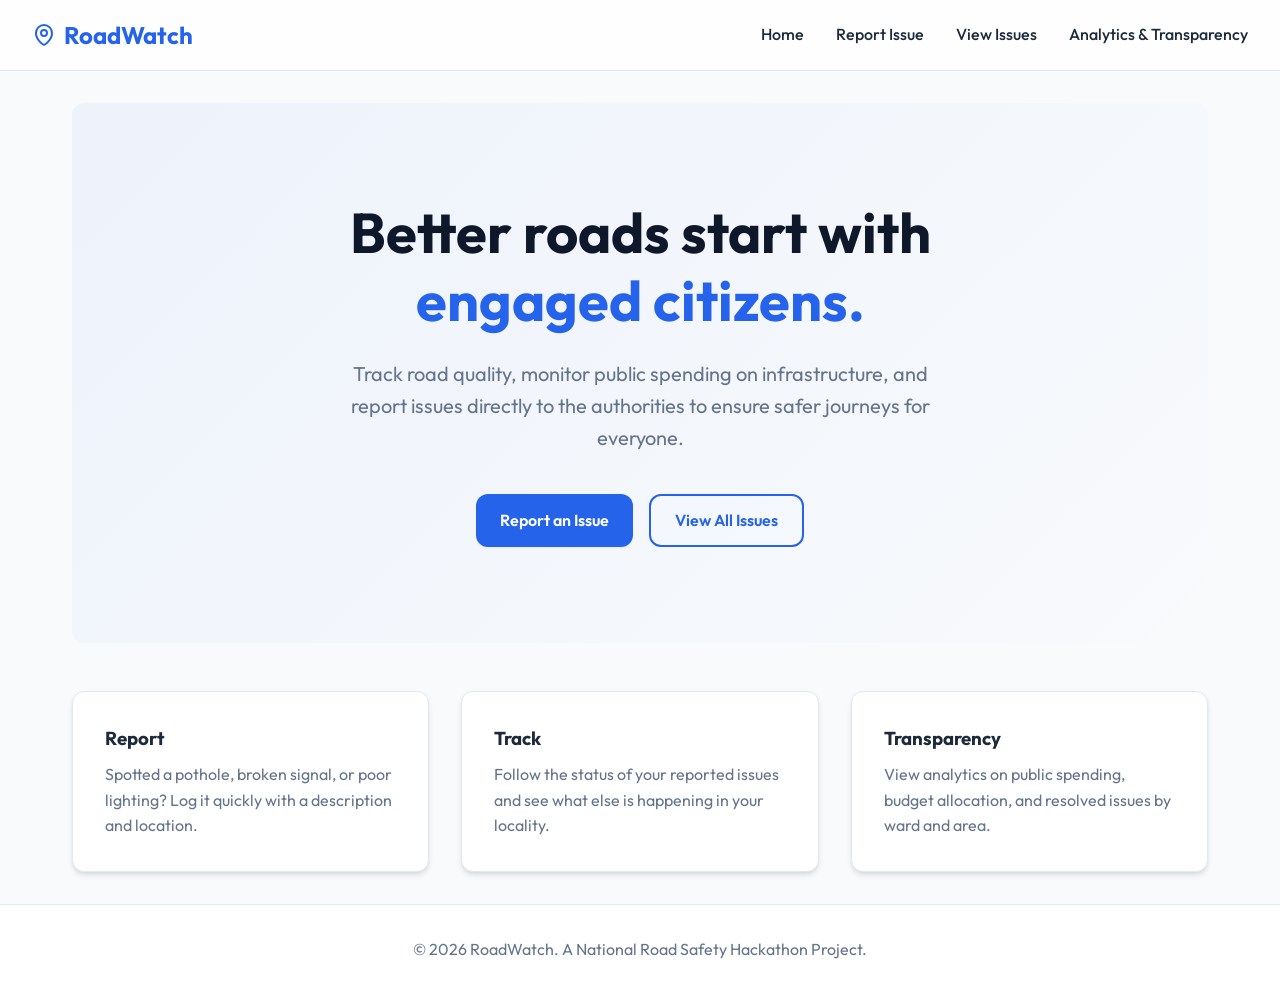
<file: app/static/index.html>
<!DOCTYPE html>
<html lang="en">
<head>
    <meta charset="UTF-8">
    <meta name="viewport" content="width=device-width, initial-scale=1.0">
    <title>RoadWatch - Citizen-Powered Road Safety</title>
    <link rel="stylesheet" href="css/style.css">
</head>
<body>
    <nav class="navbar">
        <a href="index.html" class="nav-brand">
            <svg width="24" height="24" viewBox="0 0 24 24" fill="none" stroke="currentColor" stroke-width="2" stroke-linecap="round" stroke-linejoin="round"><path d="M12 22s-8-4.5-8-11.8A8 8 0 0 1 12 2a8 8 0 0 1 8 8.2c0 7.3-8 11.8-8 11.8z"/><circle cx="12" cy="10" r="3"/></svg>
            RoadWatch
        </a>
        <ul class="nav-links">
            <li><a href="index.html">Home</a></li>
            <li><a href="report.html">Report Issue</a></li>
            <li><a href="issues.html">View Issues</a></li>
            <li><a href="analytics.html">Analytics & Transparency</a></li>
        </ul>
    </nav>

    <main class="container">
        <div class="hero">
            <h1>Better roads start with<br><span style="color: var(--primary)">engaged citizens.</span></h1>
            <p>Track road quality, monitor public spending on infrastructure, and report issues directly to the authorities to ensure safer journeys for everyone.</p>
            <div class="hero-actions">
                <a href="report.html" class="btn btn-primary">Report an Issue</a>
                <a href="issues.html" class="btn btn-outline">View All Issues</a>
            </div>
        </div>

        <div class="grid grid-cols-3">
            <div class="card">
                <h3>Report</h3>
                <p style="color: var(--text-light); margin-top: 0.5rem;">Spotted a pothole, broken signal, or poor lighting? Log it quickly with a description and location.</p>
            </div>
            <div class="card">
                <h3>Track</h3>
                <p style="color: var(--text-light); margin-top: 0.5rem;">Follow the status of your reported issues and see what else is happening in your locality.</p>
            </div>
            <div class="card">
                <h3>Transparency</h3>
                <p style="color: var(--text-light); margin-top: 0.5rem;">View analytics on public spending, budget allocation, and resolved issues by ward and area.</p>
            </div>
        </div>
    </main>

    <footer>
        <p>&copy; 2026 RoadWatch. A National Road Safety Hackathon Project.</p>
    </footer>

    <script src="js/app.js"></script>
</body>
</html>
</file>
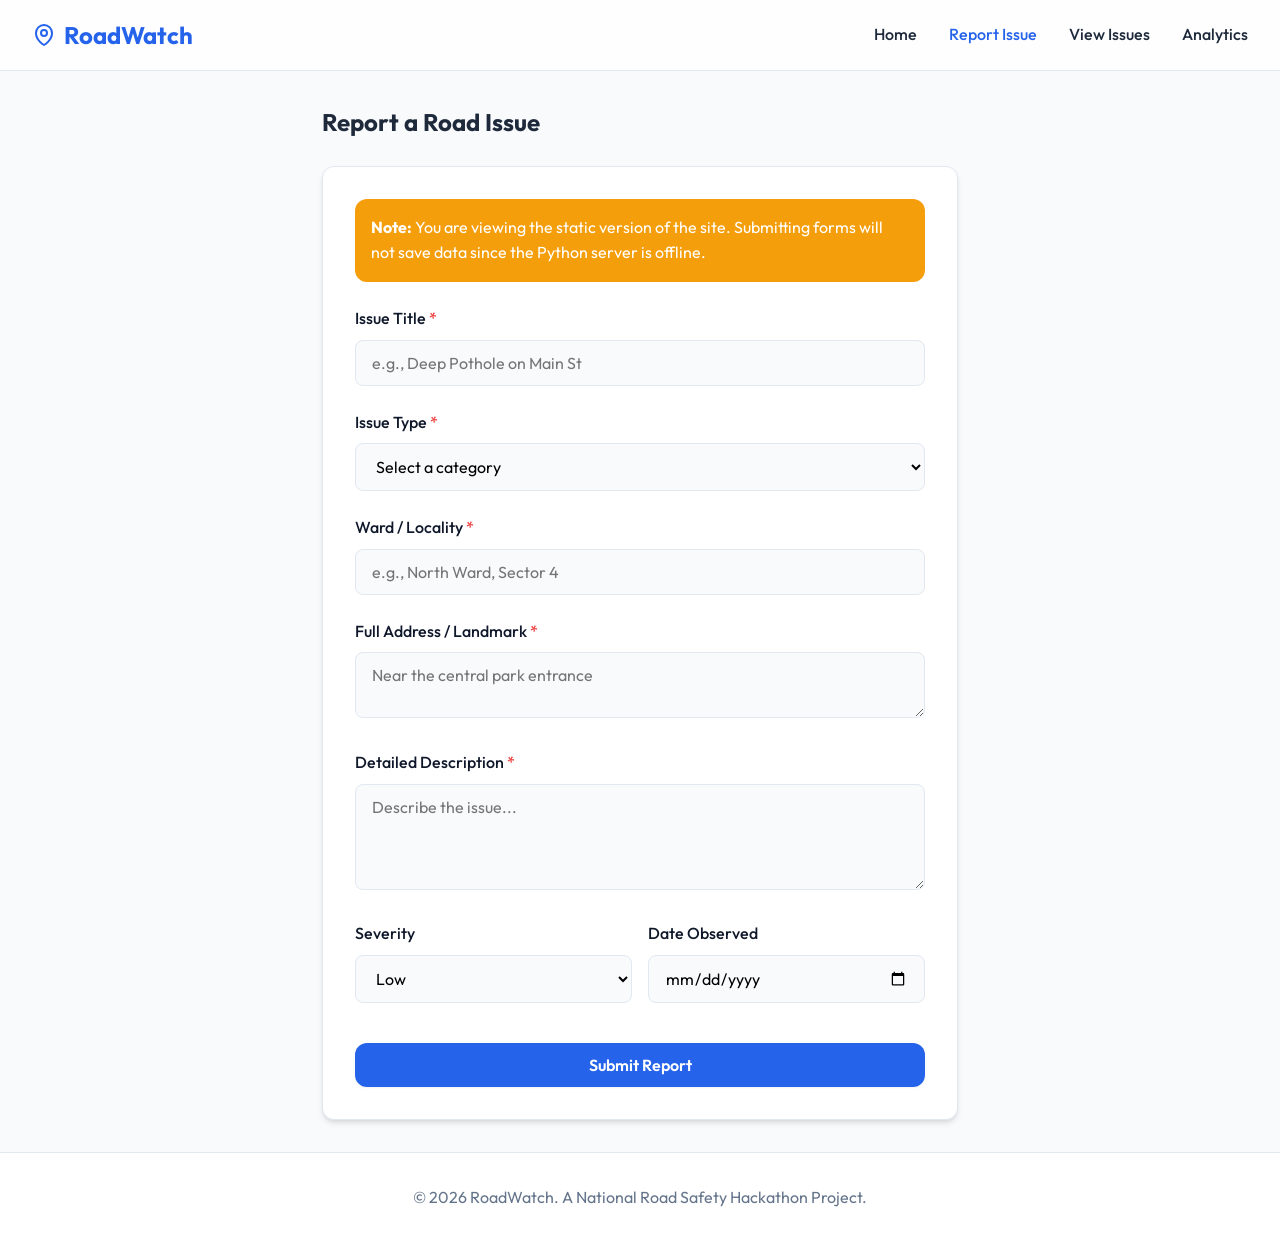
<file: app/static/report.html>
<!DOCTYPE html>
<html lang="en">
<head>
    <meta charset="UTF-8">
    <meta name="viewport" content="width=device-width, initial-scale=1.0">
    <title>Report Issue - RoadWatch</title>
    <link rel="stylesheet" href="css/style.css">
</head>
<body>
    <nav class="navbar">
        <a href="index.html" class="nav-brand">
            <svg width="24" height="24" viewBox="0 0 24 24" fill="none" stroke="currentColor" stroke-width="2" stroke-linecap="round" stroke-linejoin="round"><path d="M12 22s-8-4.5-8-11.8A8 8 0 0 1 12 2a8 8 0 0 1 8 8.2c0 7.3-8 11.8-8 11.8z"/><circle cx="12" cy="10" r="3"/></svg>
            RoadWatch
        </a>
        <ul class="nav-links">
            <li><a href="index.html">Home</a></li>
            <li><a href="report.html" style="color: var(--primary)">Report Issue</a></li>
            <li><a href="issues.html">View Issues</a></li>
            <li><a href="analytics.html">Analytics</a></li>
        </ul>
    </nav>

    <main class="container" style="max-width: 700px;">
        <h2 style="margin-bottom: 1.5rem;">Report a Road Issue</h2>
        
        <div class="card">
            <div style="background-color: var(--warning); color: #fff; padding: 1rem; border-radius: var(--radius); margin-bottom: 1.5rem;">
                <strong>Note:</strong> You are viewing the static version of the site. Submitting forms will not save data since the Python server is offline.
            </div>
            <form id="issueForm">
                <div class="form-group">
                    <label for="title">Issue Title <span style="color: var(--danger)">*</span></label>
                    <input type="text" id="title" name="title" class="form-control" required placeholder="e.g., Deep Pothole on Main St">
                </div>
                
                <div class="form-group">
                    <label for="issue_type">Issue Type <span style="color: var(--danger)">*</span></label>
                    <select id="issue_type" name="issue_type" class="form-control" required>
                        <option value="">Select a category</option>
                        <option value="pothole">Pothole</option>
                        <option value="waterlogging">Waterlogging</option>
                        <option value="poor lighting">Poor Lighting</option>
                        <option value="encroachment">Encroachment</option>
                        <option value="broken signal">Broken Signal</option>
                        <option value="other">Other</option>
                    </select>
                </div>
                
                <div class="form-group">
                    <label for="area">Ward / Locality <span style="color: var(--danger)">*</span></label>
                    <input type="text" id="area" name="area" class="form-control" required placeholder="e.g., North Ward, Sector 4">
                </div>
                
                <div class="form-group">
                    <label for="address">Full Address / Landmark <span style="color: var(--danger)">*</span></label>
                    <textarea id="address" name="address" class="form-control" rows="2" required placeholder="Near the central park entrance"></textarea>
                </div>
                
                <div class="form-group">
                    <label for="description">Detailed Description <span style="color: var(--danger)">*</span></label>
                    <textarea id="description" name="description" class="form-control" rows="4" required placeholder="Describe the issue..."></textarea>
                </div>
                
                <div class="grid grid-cols-2" style="grid-template-columns: 1fr 1fr; gap: 1rem;">
                    <div class="form-group">
                        <label for="severity">Severity</label>
                        <select id="severity" name="severity" class="form-control">
                            <option value="Low">Low</option>
                            <option value="Medium">Medium</option>
                            <option value="High">High</option>
                        </select>
                    </div>
                    <div class="form-group">
                        <label for="date_observed">Date Observed</label>
                        <input type="date" id="date_observed" name="date_observed" class="form-control">
                    </div>
                </div>
                
                <div style="margin-top: 1rem;">
                    <button type="submit" class="btn btn-primary" style="width: 100%;">Submit Report</button>
                </div>
            </form>
        </div>
    </main>

    <div id="toast">Message goes here</div>

    <footer>
        <p>&copy; 2026 RoadWatch. A National Road Safety Hackathon Project.</p>
    </footer>

    <script src="js/app.js"></script>
</body>
</html>
</file>
<file: app/static/css/style.css>
@import url('https://fonts.googleapis.com/css2?family=Outfit:wght@300;400;500;600;700&display=swap');

:root {
    --primary: #2563eb;
    --primary-hover: #1d4ed8;
    --secondary: #0f172a;
    --background: #f8fafc;
    --surface: #ffffff;
    --text: #1e293b;
    --text-light: #64748b;
    --border: #e2e8f0;
    --success: #10b981;
    --warning: #f59e0b;
    --danger: #ef4444;
    --radius: 12px;
    --shadow-sm: 0 1px 2px 0 rgb(0 0 0 / 0.05);
    --shadow-md: 0 4px 6px -1px rgb(0 0 0 / 0.1), 0 2px 4px -2px rgb(0 0 0 / 0.1);
    --shadow-lg: 0 10px 15px -3px rgb(0 0 0 / 0.1), 0 4px 6px -4px rgb(0 0 0 / 0.1);
}

* {
    margin: 0;
    padding: 0;
    box-sizing: border-box;
    font-family: 'Outfit', sans-serif;
}

body {
    background-color: var(--background);
    color: var(--text);
    line-height: 1.6;
    min-height: 100vh;
    display: flex;
    flex-direction: column;
}

/* Navbar */
.navbar {
    background: rgba(255, 255, 255, 0.8);
    backdrop-filter: blur(12px);
    -webkit-backdrop-filter: blur(12px);
    border-bottom: 1px solid var(--border);
    position: sticky;
    top: 0;
    z-index: 100;
    padding: 1rem 2rem;
    display: flex;
    justify-content: space-between;
    align-items: center;
}

.nav-brand {
    font-size: 1.5rem;
    font-weight: 700;
    color: var(--primary);
    text-decoration: none;
    display: flex;
    align-items: center;
    gap: 0.5rem;
}

.nav-links {
    display: flex;
    gap: 2rem;
    list-style: none;
}

.nav-links a {
    text-decoration: none;
    color: var(--text);
    font-weight: 500;
    transition: color 0.2s;
}

.nav-links a:hover {
    color: var(--primary);
}

/* Buttons */
.btn {
    display: inline-flex;
    align-items: center;
    justify-content: center;
    padding: 0.75rem 1.5rem;
    border-radius: var(--radius);
    font-weight: 600;
    text-decoration: none;
    transition: all 0.2s ease;
    cursor: pointer;
    border: none;
    font-size: 1rem;
}

.btn-primary {
    background-color: var(--primary);
    color: white;
    box-shadow: var(--shadow-sm);
}

.btn-primary:hover {
    background-color: var(--primary-hover);
    transform: translateY(-1px);
    box-shadow: var(--shadow-md);
}

.btn-outline {
    background-color: transparent;
    color: var(--primary);
    border: 2px solid var(--primary);
}

.btn-outline:hover {
    background-color: var(--primary);
    color: white;
}

/* Layout */
.container {
    max-width: 1200px;
    margin: 0 auto;
    padding: 2rem;
    flex: 1;
    width: 100%;
}

/* Hero Section */
.hero {
    text-align: center;
    padding: 6rem 2rem;
    background: linear-gradient(135deg, rgba(37,99,235,0.05) 0%, rgba(37,99,235,0) 100%);
    border-radius: var(--radius);
    margin-bottom: 3rem;
}

.hero h1 {
    font-size: 3.5rem;
    color: var(--secondary);
    margin-bottom: 1.5rem;
    line-height: 1.2;
}

.hero p {
    font-size: 1.25rem;
    color: var(--text-light);
    max-width: 600px;
    margin: 0 auto 2.5rem;
}

.hero-actions {
    display: flex;
    gap: 1rem;
    justify-content: center;
}

/* Cards */
.card {
    background: var(--surface);
    border-radius: var(--radius);
    padding: 2rem;
    box-shadow: var(--shadow-md);
    border: 1px solid var(--border);
    transition: transform 0.2s, box-shadow 0.2s;
}

.card:hover {
    transform: translateY(-2px);
    box-shadow: var(--shadow-lg);
}

/* Forms */
.form-group {
    margin-bottom: 1.5rem;
}

.form-group label {
    display: block;
    margin-bottom: 0.5rem;
    font-weight: 500;
    color: var(--secondary);
}

.form-control {
    width: 100%;
    padding: 0.75rem 1rem;
    border: 1px solid var(--border);
    border-radius: 8px;
    font-size: 1rem;
    transition: border-color 0.2s, box-shadow 0.2s;
    background: var(--background);
}

.form-control:focus {
    outline: none;
    border-color: var(--primary);
    box-shadow: 0 0 0 3px rgba(37, 99, 235, 0.1);
    background: white;
}

/* Status Badges */
.badge {
    padding: 0.25rem 0.75rem;
    border-radius: 9999px;
    font-size: 0.875rem;
    font-weight: 600;
}

.badge-new { background: #e0f2fe; color: #0284c7; }
.badge-progress { background: #fef3c7; color: #d97706; }
.badge-resolved { background: #d1fae5; color: #059669; }

/* Tables */
.table-container {
    background: white;
    border-radius: var(--radius);
    box-shadow: var(--shadow-md);
    overflow: hidden;
    margin-top: 2rem;
}

table {
    width: 100%;
    border-collapse: collapse;
}

th, td {
    padding: 1rem 1.5rem;
    text-align: left;
    border-bottom: 1px solid var(--border);
}

th {
    background-color: var(--background);
    font-weight: 600;
    color: var(--secondary);
    text-transform: uppercase;
    font-size: 0.875rem;
    letter-spacing: 0.05em;
}

tr:hover {
    background-color: rgba(0,0,0,0.01);
}

/* Grid Layouts */
.grid {
    display: grid;
    gap: 2rem;
}

.grid-cols-3 {
    grid-template-columns: repeat(auto-fit, minmax(300px, 1fr));
}

/* Stats */
.stat-card {
    text-align: center;
}

.stat-value {
    font-size: 2.5rem;
    font-weight: 700;
    color: var(--primary);
    margin-bottom: 0.5rem;
}

.stat-label {
    color: var(--text-light);
    font-weight: 500;
}

/* Footer */
footer {
    background: var(--surface);
    border-top: 1px solid var(--border);
    padding: 2rem;
    text-align: center;
    color: var(--text-light);
    margin-top: auto;
}

/* Loading */
.loader {
    border: 3px solid #f3f3f3;
    border-radius: 50%;
    border-top: 3px solid var(--primary);
    width: 24px;
    height: 24px;
    -webkit-animation: spin 1s linear infinite; /* Safari */
    animation: spin 1s linear infinite;
    margin: 2rem auto;
    display: none;
}

@keyframes spin {
  0% { transform: rotate(0deg); }
  100% { transform: rotate(360deg); }
}

/* Toast */
#toast {
    visibility: hidden;
    min-width: 250px;
    background-color: var(--success);
    color: #fff;
    text-align: center;
    border-radius: 8px;
    padding: 16px;
    position: fixed;
    z-index: 1000;
    left: 50%;
    bottom: 30px;
    transform: translateX(-50%);
    font-weight: 500;
    box-shadow: var(--shadow-lg);
}

#toast.show {
    visibility: visible;
    -webkit-animation: fadein 0.5s, fadeout 0.5s 2.5s;
    animation: fadein 0.5s, fadeout 0.5s 2.5s;
}

@keyframes fadein {
    from {bottom: 0; opacity: 0;}
    to {bottom: 30px; opacity: 1;}
}

@keyframes fadeout {
    from {bottom: 30px; opacity: 1;}
    to {bottom: 0; opacity: 0;}
}
</file>
